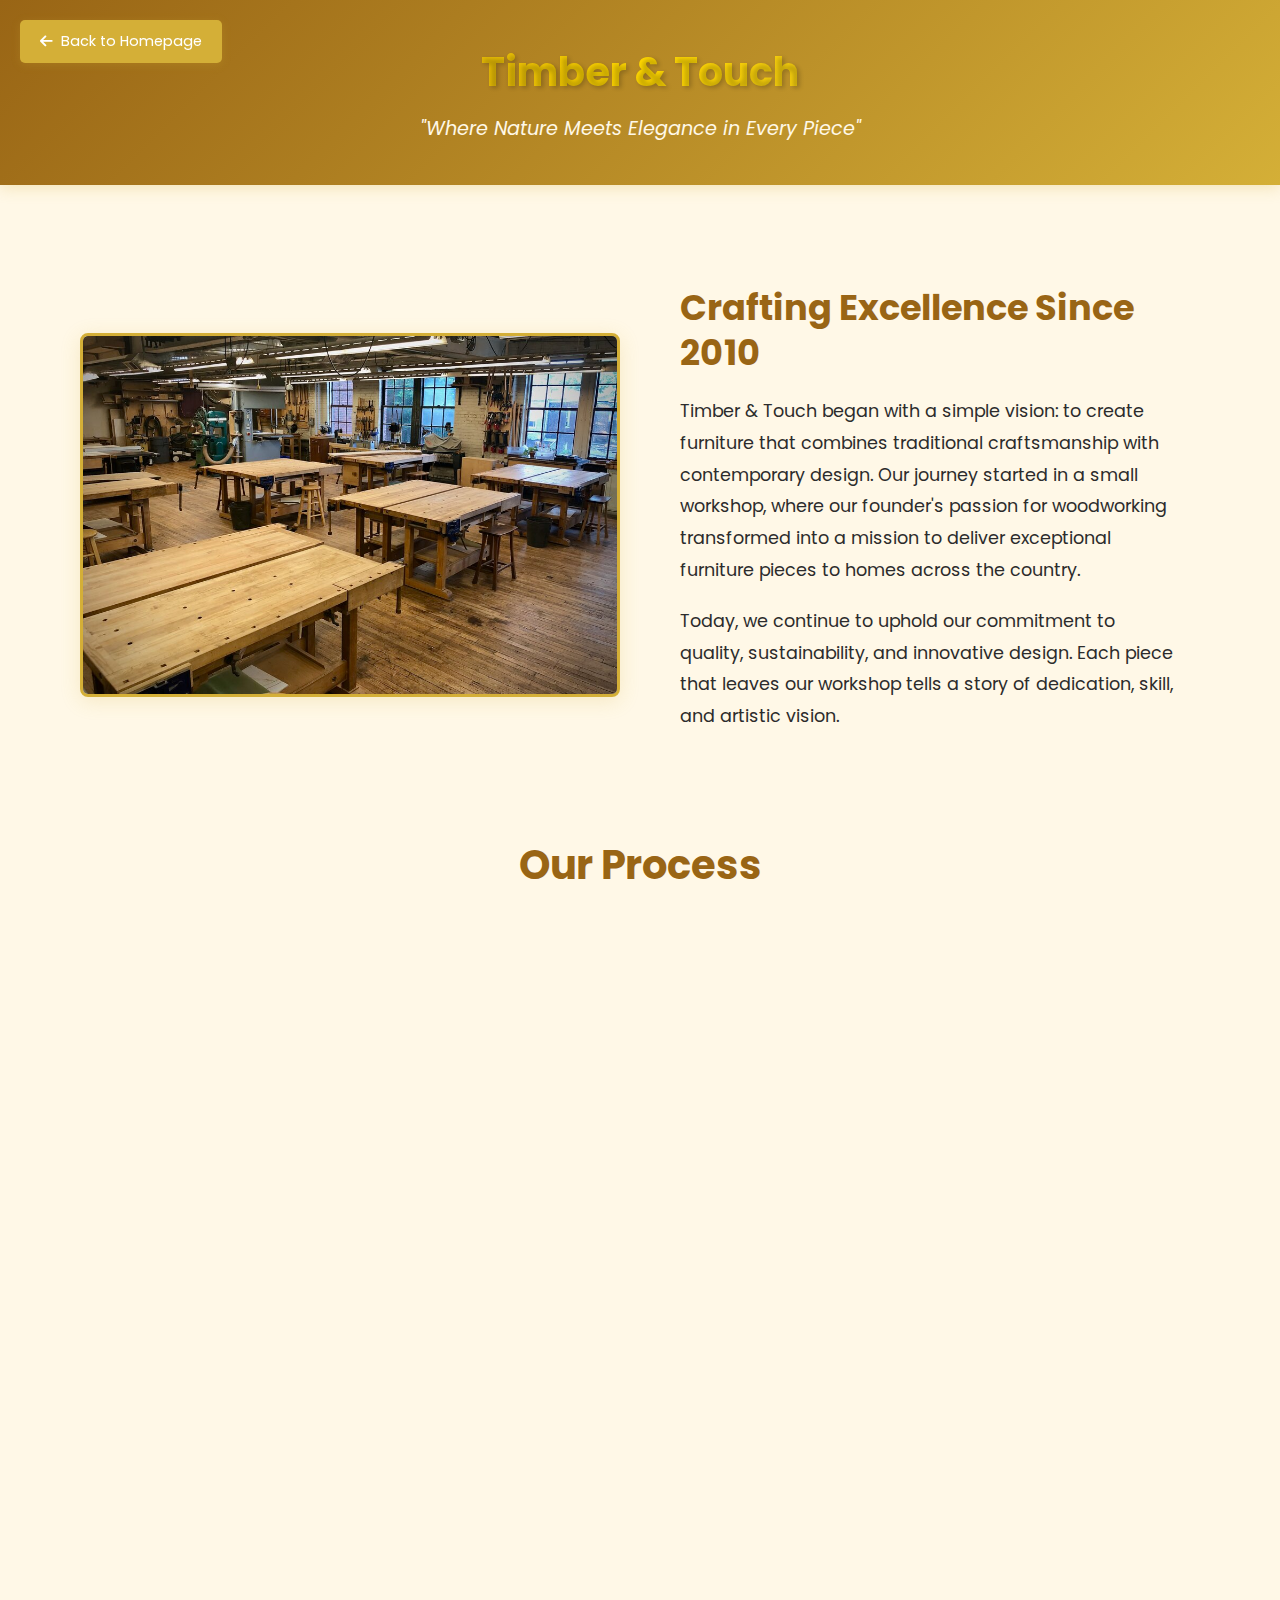
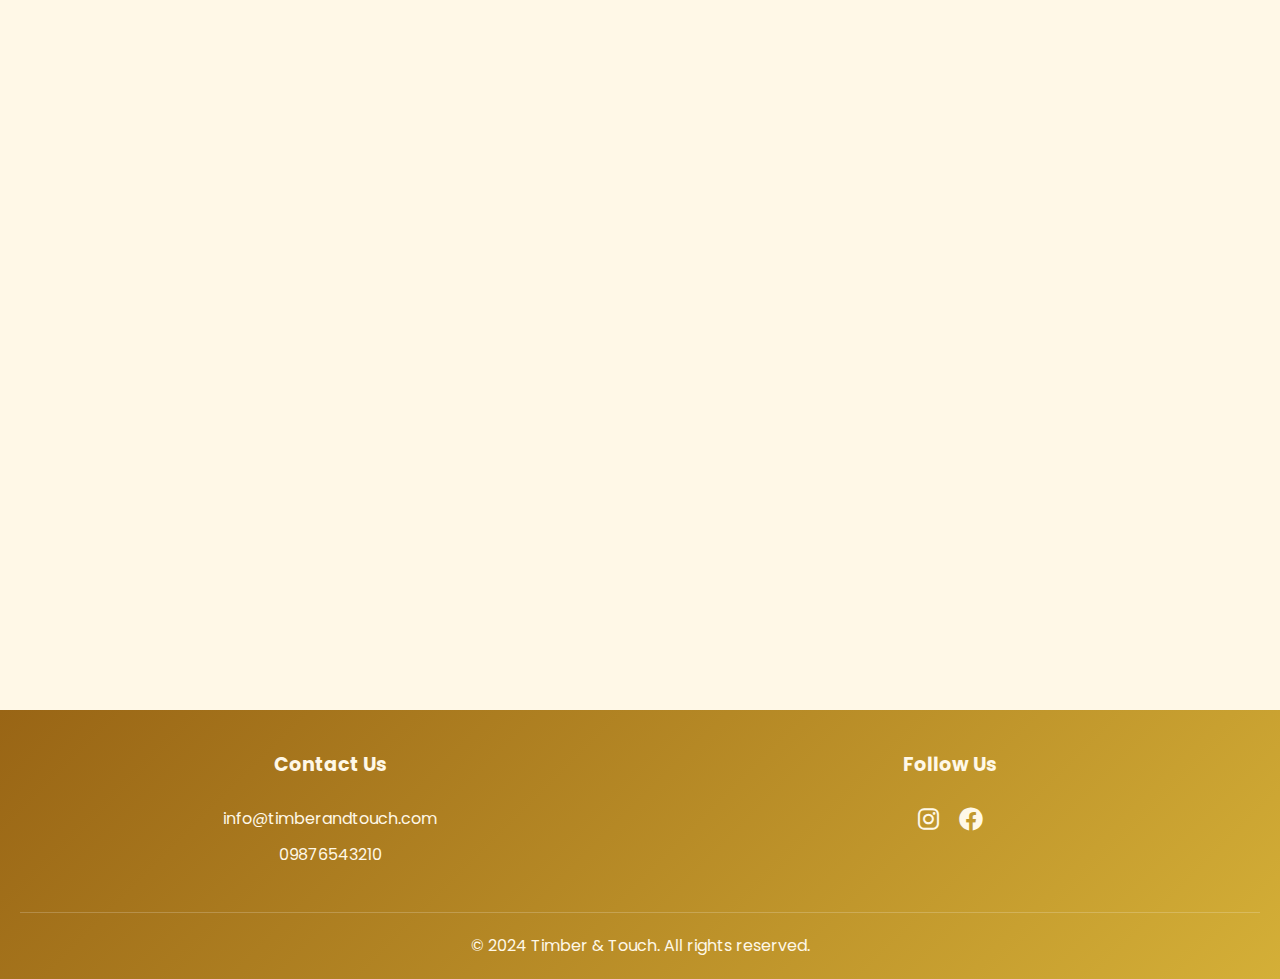
<file: about.html>
<!DOCTYPE html>
<html lang="en">
<head>
  <meta charset="UTF-8">
  <meta name="viewport" content="width=device-width, initial-scale=1.0">
  <title>About Us - Timber & Touch</title>
  <link rel="stylesheet" type="text/css" href="css/styles.css">
  <link href="https://fonts.googleapis.com/css2?family=Poppins:wght@300;400;500;600&display=swap" rel="stylesheet">
  <link rel="stylesheet" href="https://cdnjs.cloudflare.com/ajax/libs/font-awesome/6.0.0/css/all.min.css">
  <style>
    /* Main container styles */
    .container {
      max-width: 1200px;
      margin: 0 auto;
      padding: 20px;
    }

    /* About section styles */
    .about-section {
      margin: 40px 0;
    }

    .about-content {
      display: grid;
      grid-template-columns: 1fr 1fr;
      gap: 40px;
      align-items: center;
      padding: 20px;
    }

    .about-image-container {
      position: relative;
    }

    .about-image {
      width: 100%;
      height: auto;
      border-radius: 8px;
      box-shadow: 0 4px 20px rgba(212, 175, 55, 0.2);
      border: 3px solid var(--gold-primary);
    }

    .about-text {
      padding: 20px;
    }

    .about-text h2 {
      color: var(--gold-dark);
      font-size: 2.2em;
      margin-bottom: 20px;
      line-height: 1.3;
    }

    .about-text p {
      font-size: 1.1em;
      line-height: 1.8;
      margin-bottom: 20px;
      color: var(--dark);
    }

    /* Timeline styles */
    .timeline {
      margin: 60px 0;
      position: relative;
      max-width: 800px;
      margin-left: auto;
      margin-right: auto;
    }

    .timeline-item {
      background: white;
      border-radius: 8px;
      padding: 25px;
      margin: 25px 0;
      box-shadow: 0 2px 15px rgba(212, 175, 55, 0.15);
      border: 1px solid var(--gold-primary);
    }

    .timeline-item h3 {
      color: var(--gold-dark);
      margin-bottom: 15px;
      font-size: 1.4em;
    }

    /* Team section styles */
    .team-section {
      margin: 60px 0;
      text-align: center;
    }

    .team-grid {
      display: grid;
      grid-template-columns: repeat(auto-fit, minmax(280px, 1fr));
      gap: 30px;
      margin-top: 40px;
    }

    .team-member {
      background: white;
      border-radius: 8px;
      padding: 25px;
      box-shadow: 0 2px 15px rgba(212, 175, 55, 0.15);
      border: 1px solid var(--gold-primary);
    }

    .team-member img {
      width: 200px;
      height: 200px;
      border-radius: 50%;
      object-fit: cover;
      border: 3px solid var(--gold-primary);
      margin-bottom: 20px;
    }

    .team-member h3 {
      color: var(--gold-dark);
      margin: 10px 0;
      font-size: 1.3em;
    }

    .section-title {
      text-align: center;
      color: var(--gold-dark);
      font-size: 2.5em;
      margin: 40px 0;
    }

    /* Back button styles */
    .back-button {
      position: fixed;
      top: 20px;
      left: 20px;
      background: var(--gold-primary);
      color: white;
      padding: 10px 20px;
      border-radius: 5px;
      text-decoration: none;
      display: flex;
      align-items: center;
      gap: 8px;
      z-index: 1000;
      font-size: 0.9em;
      box-shadow: 0 2px 10px rgba(212, 175, 55, 0.2);
    }

    .back-button:hover {
      background: var(--gold-dark);
      transform: translateY(-2px);
      transition: all 0.3s ease;
    }

    /* Responsive Design */
    @media (max-width: 768px) {
      .about-content {
        grid-template-columns: 1fr;
        gap: 20px;
      }

      .about-text {
        padding: 10px;
      }

      .about-text h2 {
        font-size: 1.8em;
        text-align: center;
      }

      .about-text p {
        font-size: 1em;
        line-height: 1.6;
        text-align: left;
      }

      .section-title {
        font-size: 2em;
        padding: 0 15px;
      }

      .team-grid {
        grid-template-columns: 1fr;
        padding: 0 15px;
      }

      .timeline-item {
        margin: 15px;
      }

      .container {
        padding: 10px;
      }
    }
  </style>
</head>
<body>
<a href="index.html" class="back-button">
  <i class="fas fa-arrow-left"></i>
  Back to Homepage
</a>

<header>
  <nav class="navbar">
    <div class="logo">
      <h1>Timber & Touch</h1>
    </div>
    <p class="tagline">"Where Nature Meets Elegance in Every Piece"</p>
  </nav>
</header>

<main class="container">
  <section class="about-section">
    <div class="about-content">
      <div class="about-image-container">
        <img src="assets/workshop.jpg" alt="Our workshop" class="about-image">
      </div>
      <div class="about-text">
        <h2>Crafting Excellence Since 2010</h2>
        <p>Timber & Touch began with a simple vision: to create furniture that combines traditional craftsmanship with contemporary design. Our journey started in a small workshop, where our founder's passion for woodworking transformed into a mission to deliver exceptional furniture pieces to homes across the country.</p>
        <p>Today, we continue to uphold our commitment to quality, sustainability, and innovative design. Each piece that leaves our workshop tells a story of dedication, skill, and artistic vision.</p>
      </div>
    </div>
  </section>

  <h2 class="section-title">Our Process</h2>
  <section class="timeline">
    <div class="timeline-item">
      <h3>Thoughtful Design</h3>
      <p>Every piece begins with careful consideration of form, function, and sustainability. Our designers work closely with craftsmen to ensure each design is both beautiful and practical.</p>
    </div>
    <div class="timeline-item">
      <h3>Material Selection</h3>
      <p>We source only the finest sustainable hardwoods and materials, ensuring each piece is built to last generations while protecting our environment.</p>
    </div>
    <div class="timeline-item">
      <h3>Master Craftsmanship</h3>
      <p>Our skilled artisans combine traditional techniques with modern precision to create furniture that exemplifies excellence in every detail.</p>
    </div>
    <div class="timeline-item">
      <h3>Quality Assurance</h3>
      <p>Each piece undergoes rigorous quality checks to ensure it meets our exacting standards before reaching your home.</p>
    </div>
  </section>

  <section class="team-section">
    <h2 class="section-title">Meet Our Team</h2>
    <div class="team-grid">
      <div class="team-member">
        <img src="assets/craftsman1.jpg" alt="Master Craftsman">
        <h3>James Wilson</h3>
        <p>Master Craftsman</p>
      </div>
      <div class="team-member">
        <img src="assets/designer1.jpg" alt="Lead Designer">
        <h3>Sarah Chen</h3>
        <p>Lead Designer</p>
      </div>
      <div class="team-member">
        <img src="assets/craftsman2.jpg" alt="Senior Woodworker">
        <h3>Michael Brown</h3>
        <p>Senior Woodworker</p>
      </div>
    </div>
  </section>
</main>

<footer>
  <div class="footer-content">
    <div class="contact-info">
      <h3>Contact Us</h3>
      <p>
        <a href="mailto:info@timberandtouch.com">info@timberandtouch.com</a>
        <br>
        <a href="tel:09876543210">09876543210</a>
      </p>
    </div>
    <div class="social-links">
      <h3>Follow Us</h3>
      <div class="social-icons">
        <a href="https://instagram.com" target="_blank" aria-label="Follow us on Instagram">
          <i class="fab fa-instagram"></i>
        </a>
        <a href="https://facebook.com" target="_blank" aria-label="Follow us on Facebook">
          <i class="fab fa-facebook"></i>
        </a>
      </div>
    </div>
  </div>
  <div class="copyright">
    <p>&copy; 2024 Timber & Touch. All rights reserved.</p>
  </div>
</footer>

<script src="js/scripts.js"></script>
</body>
</html>
</file>
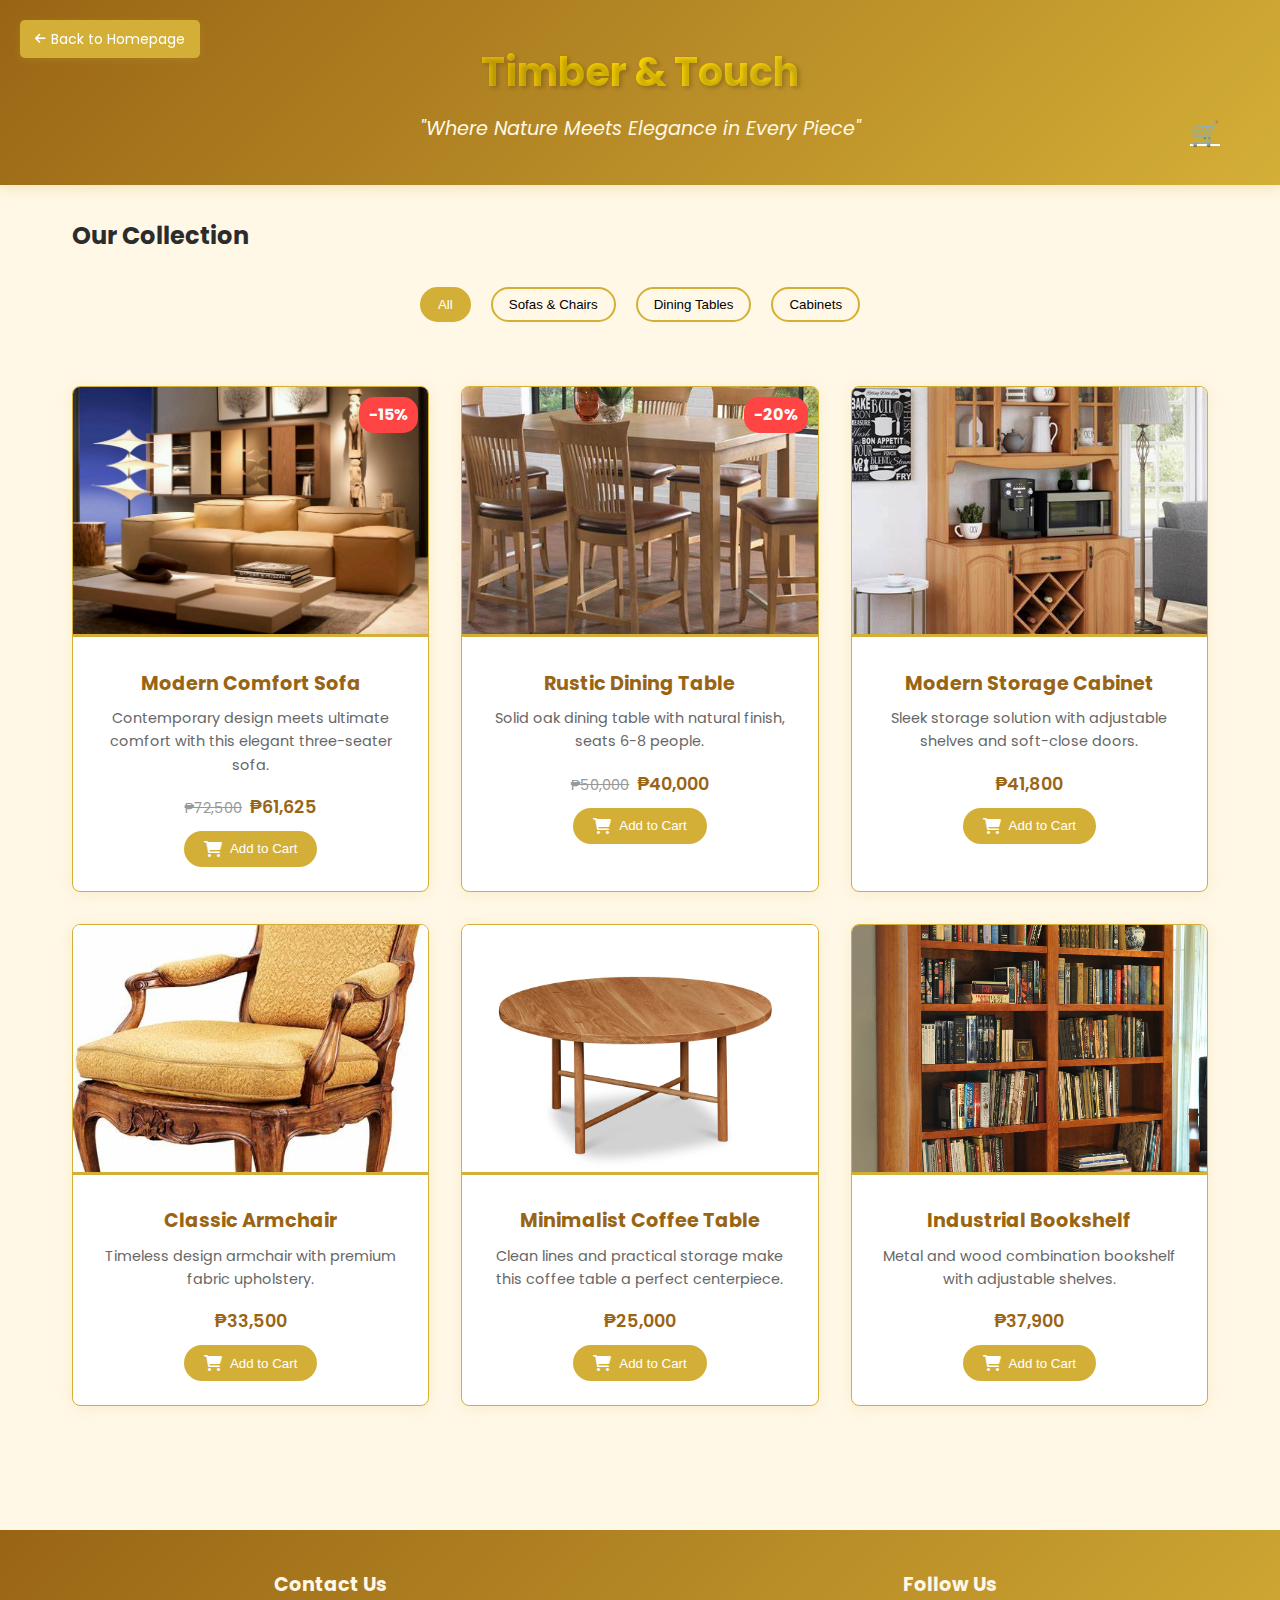
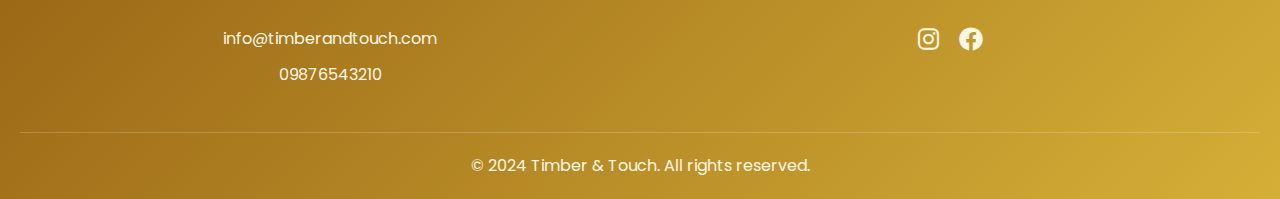
<file: collection.html>
<!DOCTYPE html> 
<html lang="en"> 
    <head> 
        <meta charset="UTF-8"> 
        <meta name="viewport" content="width=device-width, initial-scale=1.0"> 
        <title>Collection - Timber & Touch</title>         
        <link rel="stylesheet" type="text/css" href="css/styles.css"> 
        <link href="https://fonts.googleapis.com/css2?family=Poppins:wght@300;400;500;600&display=swap" rel="stylesheet"> 
        <link rel="stylesheet" href="https://cdnjs.cloudflare.com/ajax/libs/font-awesome/6.0.0/css/all.min.css"> 
        <style>
             .cart-icon {
            font-size: 24px;
            cursor: pointer;
            float: right;
            margin-top: -30px;
            margin-right: 20px;
            color: white;
        }
        .filter-button {
            margin: 5px;
        }
        .product-collection {
            padding: 2rem;
            max-width: 1200px;
            margin: 0 auto;
        }

        .products-grid {
            display: grid;
            grid-template-columns: repeat(auto-fit, minmax(280px, 1fr));
            gap: 2rem;
            padding: 2rem 0;
        }

        .product-card {
            background: #fff;
            border-radius: 8px;
            border: 1px solid var(--gold-primary);
            box-shadow: 0 2px 15px rgba(212, 175, 55, 0.15);
            overflow: hidden;
            transition: transform 0.3s ease;
            position: relative;
        }

        .product-card:hover {
            transform: translateY(-5px);
            box-shadow: 0 4px 20px rgba(212, 175, 55, 0.2);
        }

        .product-image {
            width: 100%;
            height: 250px;
            object-fit: cover;
            border-bottom: 3px solid var(--gold-primary);
        }

        .product-info {
            padding: 1.5rem;
            text-align: center;
        }

        .product-title {
            font-size: 1.2rem;
            margin-bottom: 0.5rem;
            color: var(--gold-dark);
        }

        .product-description {
            color: #666;
            font-size: 0.9rem;
            margin-bottom: 1rem;
        }

        .product-price {
            font-weight: 600;
            color: var(--gold-dark);
            font-size: 1.1rem;
        }

        .category-filter {
            margin: 2rem 0;
            text-align: center;
        }

        .filter-button {
            background: none;
            border: 2px solid var(--gold-primary);
            padding: 0.5rem 1rem;
            margin: 0 0.5rem;
            border-radius: 25px;
            cursor: pointer;
            transition: all 0.3s ease;
        }

        .filter-button:hover,
        .filter-button.active {
            background: var(--gold-primary);
            color: white;
        }

        .back-button {
            position: fixed;
            top: 20px;
            left: 20px;
            background: var(--gold-primary);
            color: white;
            padding: 8px 15px;
            border-radius: 5px;
            text-decoration: none;
            display: flex;
            align-items: center;
            gap: 5px;
            z-index: 1000;
            transition: all 0.3s ease;
            border: none;
            box-shadow: 0 2px 10px rgba(212, 175, 55, 0.2);
            font-size: 14px;
        }

        .back-button i {
            font-size: 12px;
        }

        .back-button:hover {
            background: var(--gold-dark);
            transform: translateY(-2px);
            box-shadow: 0 4px 15px rgba(212, 175, 55, 0.4);
        }

        .scroll-top {
            position: fixed;
            bottom: 20px;
            right: 20px;
            background: var(--gold-primary);
            color: white;
            width: 40px;  /* Make it circular */
            height: 40px;  /* Make it circular */
            border-radius: 50%;  /* Make it circular */
            text-decoration: none;
            display: flex;
            align-items: center;
            justify-content: center;  /* Center the icon */
            z-index: 1000;
            transition: all 0.3s ease;
            border: none;
            box-shadow: 0 2px 10px rgba(212, 175, 55, 0.2);
            opacity: 0;
            visibility: hidden;
        }

        .scroll-top i {
            font-size: 16px;
        }

        .scroll-top.visible {
            opacity: 1;
            visibility: visible;
        }

        .scroll-top:hover {
            background: var(--gold-dark);
            transform: translateY(-2px);
            box-shadow: 0 4px 15px rgba(212, 175, 55, 0.4);
        }

        .discount-badge {
            position: absolute;
            top: 10px;
            right: 10px;
            background-color: #ff4444;
            color: white;
            padding: 5px 10px;
            border-radius: 15px;
            font-weight: bold;
        }

        .original-price {
            text-decoration: line-through;
            color: #999;
            font-size: 0.9rem;
            margin-right: 8px;
        }

        /* Add to cart button styling */
        .add-to-cart-btn {
            background-color: var(--gold-primary);
            color: white;
            border: none;
            padding: 10px 20px;
            border-radius: 25px;
            cursor: pointer;
            font-weight: 500;
            transition: all 0.3s ease;
            display: inline-flex;
            align-items: center;
            gap: 8px;
            margin-top: 10px;
        }

        .add-to-cart-btn:hover {
            background-color: var(--gold-dark);
            transform: translateY(-2px);
            box-shadow: 0 4px 15px rgba(212, 175, 55, 0.4);
        }

        .add-to-cart-btn i {
            font-size: 16px;
        }
    </style>         
    </head>     
    <script>
        // Function to add item to local storage
        function addToCart(product, price, image) {
            let cart = JSON.parse(localStorage.getItem('cart')) || [];
            cart.push({
                product,
                price,
                image,
                isDiscounted: true
            });
            localStorage.setItem('cart', JSON.stringify(cart));
            alert('Discounted item added to cart!');
        }
    </script>
    <body> <a href="index.html" class="back-button">  <i class="fas fa-arrow-left"></i> 
    Back to Homepage
</a> <a href="#" class="scroll-top">  <i class="fas fa-arrow-up"></i> </a> 
        <header> 
             
        <nav class="navbar"> 
            <div class="logo"> 
                <h1>Timber & Touch</h1> 
            </div>                 
            <p class="tagline">"Where Nature Meets Elegance in Every Piece"</p> 
            <!-- Shopping cart icon as hyperlink -->
            <a href="shopping-list.html" class="cart-icon">🛒</a>
        </nav>             
    </header>         
    <main> 
                     
        <main> 
            <section class="product-collection"> 
                <h2 class="centered-title">Our Collection</h2> 
                <div class="category-filter"> 
                    <button class="filter-button active" onclick="filterProducts('all')">All</button>                     
                    <button class="filter-button" onclick="filterProducts('sofa')">Sofas & Chairs</button>                     
                    <button class="filter-button" onclick="filterProducts('table')">Dining Tables</button>                     
                    <button class="filter-button" onclick="filterProducts('cabinet')">Cabinets</button>                     
                </div>                 
                <div class="products-grid"> 
                    <!-- Sofa Product -->                     
                    <div class="product-card sofa"> 
                        <div class="discount-badge">-15%</div>
                        <img src="assets/modern-sofa.jpg" alt="Modern Comfort Sofa" class="product-image"> 
                        <div class="product-info"> 
                            <h3 class="product-title">Modern Comfort Sofa</h3> 
                            <p class="product-description">Contemporary design meets ultimate comfort with this elegant three-seater sofa.</p> 
                            <p><span class="original-price">₱72,500</span><span class="product-price">₱61,625</span></p>
                            <button class="add-to-cart-btn" onclick="addToCart('Modern Comfort Sofa', 61625, 'assets/modern-sofa.jpg')">
                                <i class="fas fa-shopping-cart"></i>
                                Add to Cart
                            </button>
                        </div>                         
                    </div>                     
                    <!-- Dining Table Product -->                     
                    <div class="product-card table"> 
                        <div class="discount-badge">-20%</div>
                        <img src="assets/dining-table.jpg" alt="Rustic Dining Table" class="product-image"> 
                        <div class="product-info"> 
                            <h3 class="product-title">Rustic Dining Table</h3> 
                            <p class="product-description">Solid oak dining table with natural finish, seats 6-8 people.</p> 
                            <p><span class="original-price">₱50,000</span><span class="product-price">₱40,000</span></p>
                            <button class="add-to-cart-btn" onclick="addToCart('Rustic Dining Table', 40000, 'assets/dining-table.jpg')">
                                <i class="fas fa-shopping-cart"></i>
                                Add to Cart
                            </button>
                        </div>                         
                    </div>                     
                    <!-- Cabinet Product -->                     
                    <div class="product-card cabinet"> 
                        <img src="assets/storage-cabinet.jpg" alt="Modern Storage Cabinet" class="product-image"> 
                        <div class="product-info"> 
                            <h3 class="product-title">Modern Storage Cabinet</h3> 
                            <p class="product-description">Sleek storage solution with adjustable shelves and soft-close doors.</p> 
                            <p class="product-price">₱41,800</p> 
                            <button class="add-to-cart-btn" onclick="addToCart('Modern Storage Cabinet', 41800, 'assets/storage-cabinet.jpg')">
                                <i class="fas fa-shopping-cart"></i>
                                Add to Cart
                            </button>
                        </div>                         
                    </div>                     
                    <!-- Armchair Product -->                     
                    <div class="product-card sofa"> 
                        <img src="assets/armchair.jpg" alt="Classic Armchair" class="product-image"> 
                        <div class="product-info"> 
                            <h3 class="product-title">Classic Armchair</h3> 
                            <p class="product-description">Timeless design armchair with premium fabric upholstery.</p> 
                            <p class="product-price">₱33,500</p> 
                            <button class="add-to-cart-btn" onclick="addToCart('Classic Armchair', 33500, 'assets/armchair.jpg')">
                                <i class="fas fa-shopping-cart"></i>
                                Add to Cart
                            </button>
                        </div>                         
                    </div>                     
                    <!-- Coffee Table Product -->                     
                    <div class="product-card table"> 
                        <img src="assets/coffee-table.jpg" alt="Minimalist Coffee Table" class="product-image"> 
                        <div class="product-info"> 
                            <h3 class="product-title">Minimalist Coffee Table</h3> 
                            <p class="product-description">Clean lines and practical storage make this coffee table a perfect centerpiece.</p> 
                            <p class="product-price">₱25,000</p> 
                            <button class="add-to-cart-btn" onclick="addToCart('Minimalist Coffee', 25000, 'assets/coffee-table.jpg')">
                                <i class="fas fa-shopping-cart"></i>
                                Add to Cart
                            </button>
                        </div>                         
                    </div>                     
                    <!-- Bookshelf Product -->                     
                    <div class="product-card cabinet"> 
                        <img src="assets/bookshelf.jpg" alt="Industrial Bookshelf" class="product-image"> 
                        <div class="product-info"> 
                            <h3 class="product-title">Industrial Bookshelf</h3> 
                            <p class="product-description">Metal and wood combination bookshelf with adjustable shelves.</p> 
                            <p class="product-price">₱37,900</p> 
                            <button class="add-to-cart-btn" onclick="addToCart('Industrial Bookshelf', 37900, 'assets/bookshelf.jpg')">
                                <i class="fas fa-shopping-cart"></i>
                                Add to Cart
                            </button>
                        </div>                         
                    </div>                     
                </div>                 
            </section>             
        </main>         
        <footer> 
            <div class="footer-content"> 
                <div class="contact-info"> 
                    <h3>Contact Us</h3> 
                    <p>  <a href="mailto:info@timberandtouch.com">info@timberandtouch.com</a>  <br>  <a href="tel:09876543210">09876543210</a>  </p> 
                </div>                 
                <div class="social-links"> 
                    <h3>Follow Us</h3> 
                    <div class="social-icons"> <a href="https://instagram.com" target="_blank" aria-label="Follow us on Instagram">  <i class="fab fa-instagram"></i>  </a> <a href="https://facebook.com" target="_blank" aria-label="Follow us on Facebook">  <i class="fab fa-facebook"></i>  </a> 
                    </div>                     
                </div>                 
            </div>             
            <div class="copyright"> 
                <p>&copy; 2024 Timber & Touch. All rights reserved.</p> 
            </div>             
        </footer>         
        <script>
    // Filter products
    function addToCart(product, price, image) 
    { let cart = JSON.parse(localStorage.getItem('cart')) || []; cart.push({ product, price, image, isDiscounted: true });
     localStorage.setItem('cart', JSON.stringify(cart)); alert('Discounted item added to cart!'); } 
     // Filter products
     
     function filterProducts(category) { var products = document.getElementsByClassName('product-card'); for (var i = 0; i < products.length; i++) 
     { if (category === 'all' || products[i].classList.contains(category))
      { products[i].style.display = 'block'; } else { products[i].style.display = 'none'; } } }

    // Scroll to top functionality
    const scrollButton = document.querySelector('.scroll-top');

    window.addEventListener('scroll', () => {
        if (window.pageYOffset > 300) {
            scrollButton.classList.add('visible');
        } else {
            scrollButton.classList.remove('visible');
        }
    });


    scrollButton.addEventListener('click', (e) => {
        e.preventDefault();
        window.scrollTo({
            top: 0,
            behavior: 'smooth'
        });
    });


</script>         
    </body>     
</html>
</file>
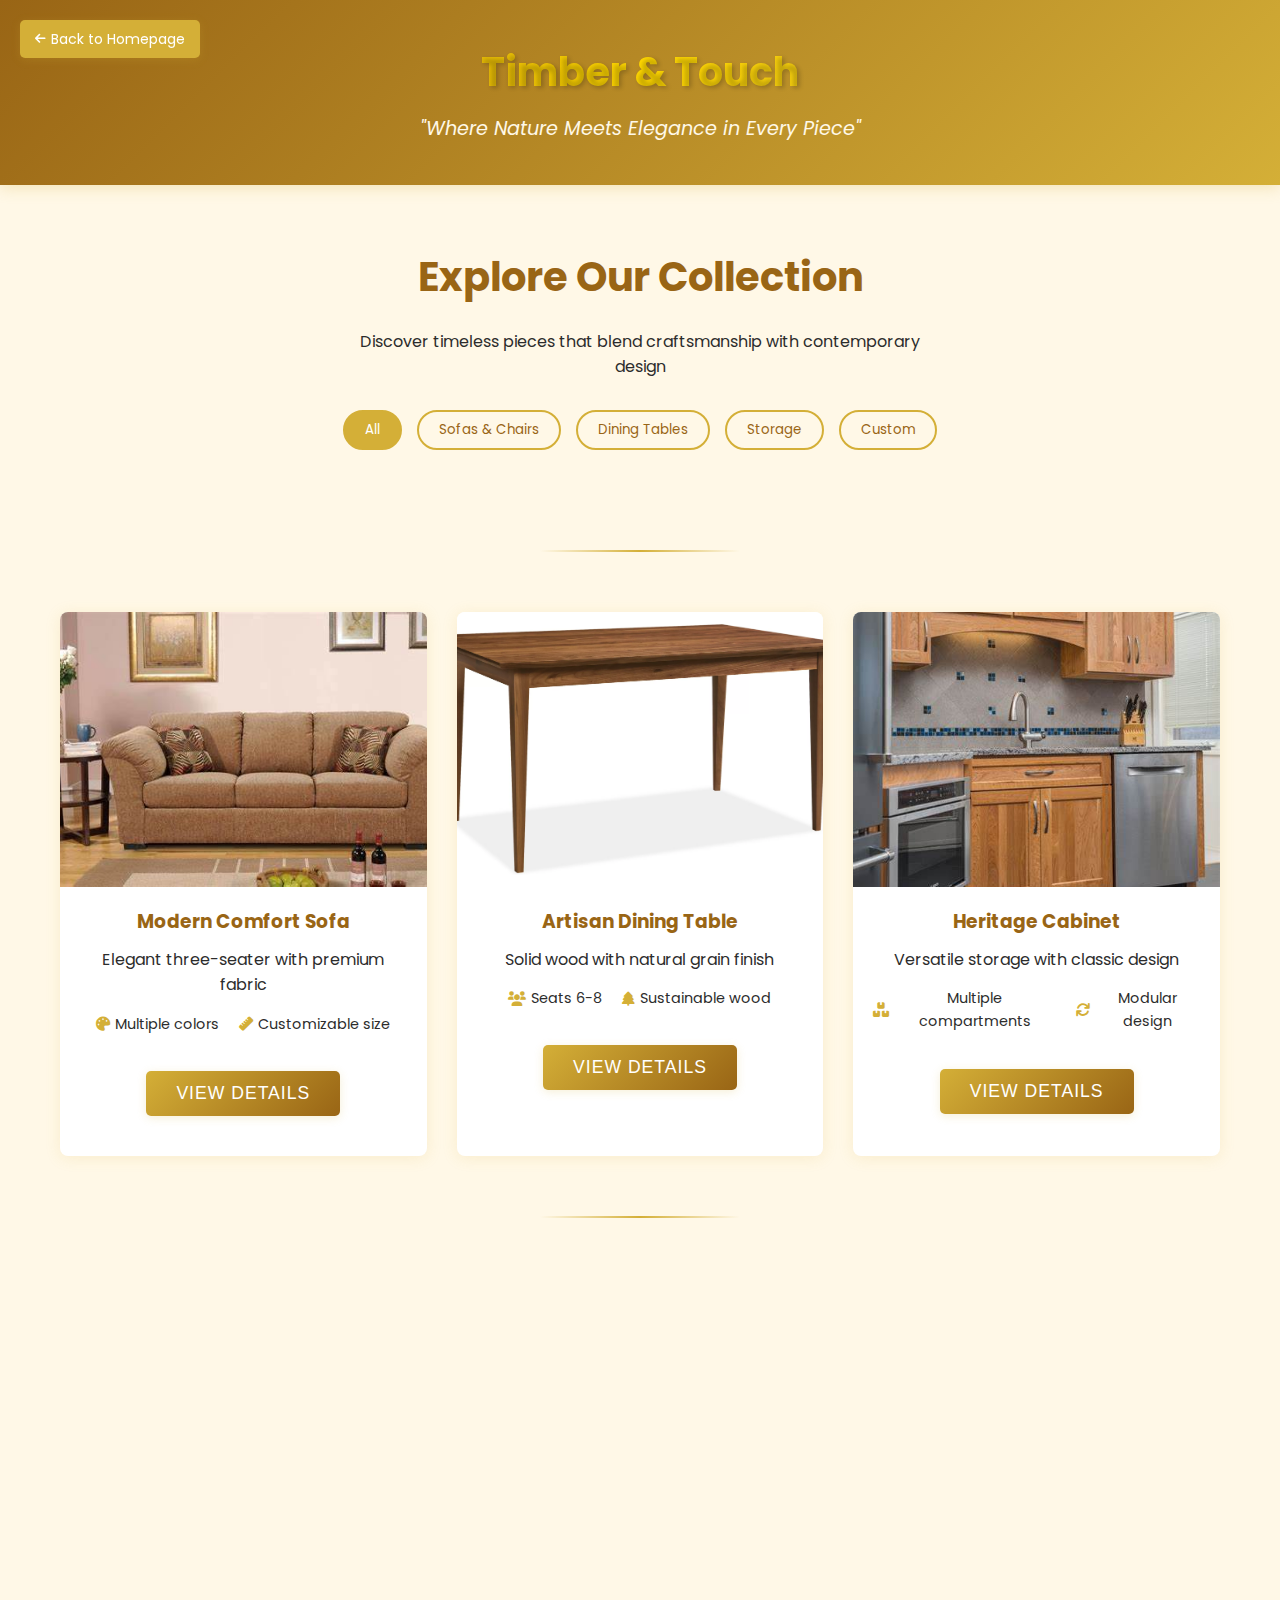
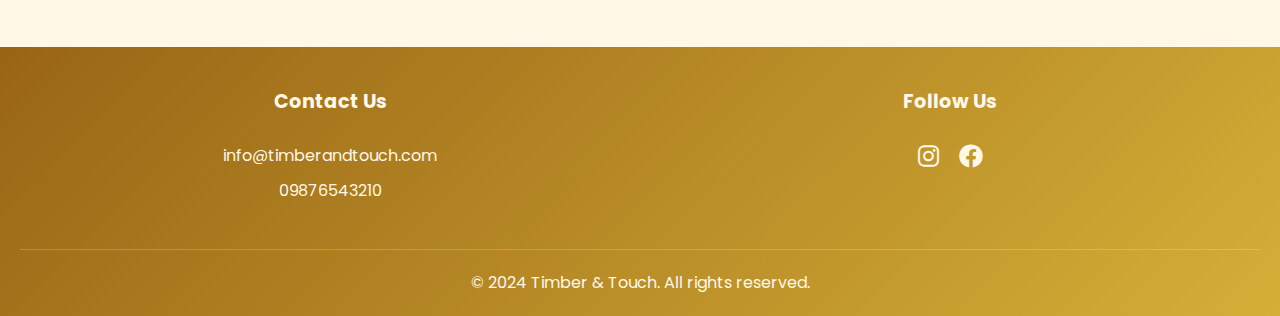
<file: explore.html>
<!DOCTYPE html>
<html lang="en">
<head>
    <meta charset="UTF-8">
    <meta name="viewport" content="width=device-width, initial-scale=1.0">
    <title>Explore Our Collection - Timber & Touch</title>
    <link rel="stylesheet" type="text/css" href="css/styles.css">
    <link href="https://fonts.googleapis.com/css2?family=Poppins:wght@300;400;500;600&display=swap" rel="stylesheet">
    <link rel="stylesheet" href="https://cdnjs.cloudflare.com/ajax/libs/font-awesome/6.0.0/css/all.min.css">
    <style>
        .back-button {
            position: fixed;
            top: 20px;
            left: 20px;
            background: var(--gold-primary);
            color: white;
            padding: 8px 15px;
            border-radius: 5px;
            text-decoration: none;
            display: flex;
            align-items: center;
            gap: 5px;
            z-index: 1000;
            transition: all 0.3s ease;
            border: none;
            box-shadow: 0 2px 10px rgba(212, 175, 55, 0.2);
            font-size: 14px;
        }

        .back-button i {
            font-size: 12px;
        }

        .back-button:hover {
            background: var(--gold-dark);
            transform: translateY(-2px);
            box-shadow: 0 4px 15px rgba(212, 175, 55, 0.4);
        }

        .collection-header {
            text-align: center;
            padding: 60px 20px 30px;
            max-width: 1200px;
            margin: 0 auto;
        }

        .collection-header h2 {
            color: var(--gold-dark);
            font-size: 2.5em;
            margin-bottom: 20px;
        }

        .filter-controls {
            display: flex;
            justify-content: center;
            flex-wrap: wrap;
            gap: 15px;
            margin: 30px 0;
        }

        .filter-btn {
            background: transparent;
            border: 2px solid var(--gold-primary);
            color: var(--gold-dark);
            padding: 8px 20px;
            border-radius: 25px;
            cursor: pointer;
            transition: all 0.3s ease;
            font-family: 'Poppins', sans-serif;
        }

        .filter-btn:hover,
        .filter-btn.active {
            background: var(--gold-primary);
            color: white;
        }

        .collection-grid {
            display: grid;
            grid-template-columns: repeat(auto-fit, minmax(300px, 1fr));
            gap: 30px;
            padding: 20px;
            max-width: 1200px;
            margin: 0 auto;
        }

        .product-item {
            background: white;
            border-radius: 8px;
            overflow: hidden;
            box-shadow: 0 2px 15px rgba(212, 175, 55, 0.15);
            transition: transform 0.3s ease;
        }

        .product-item:hover {
            transform: translateY(-5px);
        }

        .product-image {
            position: relative;
            padding-top: 75%;
            overflow: hidden;
        }

        .product-image img {
            position: absolute;
            top: 0;
            left: 0;
            width: 100%;
            height: 100%;
            object-fit: cover;
            transition: transform 0.3s ease;
        }

        .product-details {
            padding: 20px;
            text-align: center;
        }

        .product-details h3 {
            color: var(--gold-dark);
            margin-bottom: 10px;
        }

        .product-features {
            display: flex;
            justify-content: center;
            gap: 20px;
            margin: 15px 0;
            font-size: 0.9em;
            color: var(--dark);
        }

        .product-features span {
            display: flex;
            align-items: center;
            gap: 5px;
        }

        .product-features i {
            color: var(--gold-primary);
        }

        @media (max-width: 768px) {
            .collection-grid {
                grid-template-columns: 1fr;
                padding: 15px;
            }

            .filter-controls {
                flex-direction: column;
                align-items: center;
            }

            .filter-btn {
                width: 80%;
                max-width: 300px;
            }
        }
    </style>
</head>
<body>
<a href="index.html" class="back-button">
    <i class="fas fa-arrow-left"></i>
    Back to Homepage
</a>

<header>
    <nav class="navbar">
        <div class="logo">
            <h1>Timber & Touch</h1>
        </div>
        <p class="tagline">"Where Nature Meets Elegance in Every Piece"</p>
    </nav>
</header>

<main>
    <section class="collection-header">
        <h2>Explore Our Collection</h2>
        <p>Discover timeless pieces that blend craftsmanship with contemporary design</p>

        <div class="filter-controls">
            <button class="filter-btn active" data-category="all">All</button>
            <button class="filter-btn" data-category="sofas">Sofas & Chairs</button>
            <button class="filter-btn" data-category="dining">Dining Tables</button>
            <button class="filter-btn" data-category="storage">Storage</button>
            <button class="filter-btn" data-category="custom">Custom</button>
        </div>
    </section>

    <div class="section-divider"></div>

    <section class="collection-grid">
        <!-- Sofas & Chairs -->
        <div class="product-item" data-category="sofas">
            <div class="product-image">
                <img src="assets/sofa-1.jpg" alt="Luxury Sofa">
            </div>
            <div class="product-details">
                <h3>Modern Comfort Sofa</h3>
                <p>Elegant three-seater with premium fabric</p>
                <div class="product-features">
                    <span><i class="fas fa-palette"></i> Multiple colors</span>
                    <span><i class="fas fa-ruler"></i> Customizable size</span>
                </div>
                <button class="cta-button">View Details</button>
            </div>
        </div>

        <!-- Dining Tables -->
        <div class="product-item" data-category="dining">
            <div class="product-image">
                <img src="assets/table-1.jpg" alt="Dining Table">
            </div>
            <div class="product-details">
                <h3>Artisan Dining Table</h3>
                <p>Solid wood with natural grain finish</p>
                <div class="product-features">
                    <span><i class="fas fa-users"></i> Seats 6-8</span>
                    <span><i class="fas fa-tree"></i> Sustainable wood</span>
                </div>
                <button class="cta-button">View Details</button>
            </div>
        </div>

        <!-- Storage Solutions -->
        <div class="product-item" data-category="storage">
            <div class="product-image">
                <img src="assets/cabinet-1.jpg" alt="Storage Cabinet">
            </div>
            <div class="product-details">
                <h3>Heritage Cabinet</h3>
                <p>Versatile storage with classic design</p>
                <div class="product-features">
                    <span><i class="fas fa-boxes"></i> Multiple compartments</span>
                    <span><i class="fas fa-sync"></i> Modular design</span>
                </div>
                <button class="cta-button">View Details</button>
            </div>
        </div>
    </section>

    <div class="section-divider"></div>

    <section class="custom-orders">
        <h2>Can't Find What You're Looking For?</h2>
        <p>We specialize in creating custom pieces tailored to your specific needs and preferences.</p>
        <div class="button-container">
            <button class="cta-button">Request Custom Order</button>
        </div>
    </section>
</main>

<footer>
    <div class="footer-content">
        <div class="contact-info">
            <h3>Contact Us</h3>
            <p>
                <a href="mailto:info@timberandtouch.com">info@timberandtouch.com</a>
                <br>
                <a href="tel:09876543210">09876543210</a>
            </p>
        </div>
        <div class="social-links">
            <h3>Follow Us</h3>
            <div class="social-icons">
                <a href="https://instagram.com" target="_blank" aria-label="Follow us on Instagram">
                    <i class="fab fa-instagram"></i>
                </a>
                <a href="https://facebook.com" target="_blank" aria-label="Follow us on Facebook">
                    <i class="fab fa-facebook"></i>
                </a>
            </div>
        </div>
    </div>
    <div class="copyright">
        <p>&copy; 2024 Timber & Touch. All rights reserved.</p>
    </div>
</footer>

<script src="js/scripts.js"></script>
</body>
</html>
</file>
<file: css/styles.css>
/* Reset default styles */
* {
    margin: 0;
    padding: 0;
    box-sizing: border-box;
}

/* Color Variables */
:root {
    --gold-primary: #D4AF37;
    --gold-dark: #996515;
    --gold-light: #FFD700;
    --cream: #FFF8E7;
    --dark: #2C2C2C;
}

/* Base Styles */
body {
    font-family: 'Poppins', Arial, sans-serif;
    line-height: 1.6;
    color: var(--dark);
    background-color: var(--cream);
}

/* Header and Navigation */
header {
    background: linear-gradient(135deg, var(--gold-dark), var(--gold-primary));
    color: var(--cream);
    padding: 40px 20px;
    text-align: center;
    box-shadow: 0 2px 15px rgba(212, 175, 55, 0.3);
}

.navbar {
    max-width: 1200px;
    margin: 0 auto;
}

.logo h1 {
    font-size: 2.5em;
    margin-bottom: 10px;
    text-shadow: 2px 2px 4px rgba(0,0,0,0.2);
    background: linear-gradient(90deg,
    var(--gold-dark) 0%,
    var(--gold-light) 25%,
    var(--gold-primary) 50%,
    var(--gold-light) 75%,
    var(--gold-dark) 100%);
    background-size: 200% auto;
    color: transparent;
    -webkit-background-clip: text;
    background-clip: text;
    animation: goldShimmer 10s linear infinite;
}

.tagline {
    font-style: italic;
    font-size: 1.2em;
    color: var(--cream);
}

/* Welcome Section */
.welcome {
    padding: 60px 20px;
    max-width: 1200px;
    margin: 0 auto;
    text-align: center;
}

.hero-image {
    margin-bottom: 40px;
}

.main-image {
    max-width: 100%;
    height: auto;
    border-radius: 8px;
    box-shadow: 0 4px 20px rgba(212, 175, 55, 0.2);
    border: 3px solid var(--gold-primary);
}

.welcome-text {
    max-width: 800px;
    margin: 0 auto;
}

.welcome-text h2 {
    color: var(--gold-dark);
    font-size: 2em;
    margin-bottom: 20px;
}

.welcome-text p {
    color: var(--dark);
    line-height: 1.8;
}

/* Products Section */
.products {
    padding: 60px 20px;
    text-align: center;
    background-color: white;
    max-width: 1200px;
    margin: 0 auto;
}

.products h2 {
    font-size: 2em;
    margin-bottom: 40px;
    color: var(--gold-dark);
}

.product-grid {
    display: grid;
    grid-template-columns: repeat(auto-fit, minmax(250px, 1fr));
    gap: 30px;
    margin: 40px auto;
    max-width: 1000px;
    padding: 0 20px;
}

.product-category {
    background: white;
    padding: 30px;
    border-radius: 8px;
    box-shadow: 0 2px 15px rgba(212, 175, 55, 0.15);
    border: 1px solid var(--gold-primary);
    transition: transform 0.3s ease, box-shadow 0.3s ease;
}

.product-category:hover {
    transform: translateY(-5px);
    box-shadow: 0 5px 20px rgba(212, 175, 55, 0.3);
}

.product-category h3 {
    color: var(--gold-dark);
    font-size: 1.2em;
    margin-bottom: 15px;
}

/* Why Choose Us Section */
.why-choose-us {
    padding: 60px 20px;
    text-align: center;
    max-width: 1200px;
    margin: 0 auto;
    background: linear-gradient(to bottom, white, var(--cream));
}

.why-choose-us h2 {
    font-size: 2em;
    margin-bottom: 40px;
    color: var(--gold-dark);
}

.features-grid {
    display: grid;
    grid-template-columns: repeat(auto-fit, minmax(200px, 1fr));
    gap: 30px;
    margin: 40px auto;
    max-width: 1000px;
    padding: 0 20px;
}

.feature {
    background: white;
    padding: 20px;
    border-radius: 8px;
    border: 1px solid var(--gold-primary);
    transition: transform 0.3s ease;
}

.feature:hover {
    transform: translateY(-5px);
}

.feature i {
    color: var(--gold-primary);
    font-size: 2em;
    margin-bottom: 15px;
}

.feature h3 {
    color: var(--gold-dark);
    font-size: 1.1em;
}

/* Featured Collection Section */
.featured-collection {
    padding: 60px 20px;
    text-align: center;
    max-width: 1200px;
    margin: 0 auto;
    background: linear-gradient(to right, var(--cream), white, var(--cream));
}

.featured-collection h2 {
    color: var(--gold-dark);
    font-size: 2em;
    margin-bottom: 20px;
}

.featured-collection p {
    max-width: 600px;
    margin: 0 auto 30px;
    color: var(--dark);
}

/* Testimonials Section */
.testimonials {
    padding: 60px 20px;
    text-align: center;
    max-width: 1200px;
    margin: 0 auto;
    background-color: white;
}

.testimonials h2 {
    font-size: 2em;
    margin-bottom: 40px;
    color: var(--gold-dark);
}

.testimonial-card {
    background: var(--cream);
    padding: 30px;
    border-radius: 8px;
    box-shadow: 0 2px 15px rgba(212, 175, 55, 0.15);
    border: 1px solid var(--gold-primary);
    max-width: 800px;
    margin: 0 auto;
    transition: opacity 0.5s ease;
}

blockquote {
    font-style: italic;
    font-size: 1.1em;
    color: var(--dark);
    margin-bottom: 20px;
    position: relative;
}

blockquote::before {
    content: '"';
    font-size: 4em;
    position: absolute;
    left: -20px;
    top: -20px;
    color: var(--gold-primary);
    opacity: 0.3;
}

cite {
    font-style: normal;
    color: var(--gold-dark);
    font-weight: 500;
}

/* Button Styles */
.button-container {
    display: flex;
    justify-content: center;
    margin: 20px 0;
}

.cta-button {
    background: linear-gradient(135deg, var(--gold-primary), var(--gold-dark));
    color: white;
    padding: 12px 30px;
    border: none;
    border-radius: 5px;
    font-size: 1.1em;
    cursor: pointer;
    transition: all 0.3s ease;
    text-transform: uppercase;
    letter-spacing: 1px;
    box-shadow: 0 2px 10px rgba(212, 175, 55, 0.2);
    display: inline-block;
    margin: 20px auto;
}

.cta-button:hover {
    background: linear-gradient(135deg, var(--gold-dark), var(--gold-primary));
    transform: translateY(-2px);
    box-shadow: 0 4px 15px rgba(212, 175, 55, 0.4);
}

/* Footer */
footer {
    background: linear-gradient(135deg, var(--gold-dark), var(--gold-primary));
    color: var(--cream);
    padding: 40px 20px 20px;
    margin-top: 60px;
}

.footer-content {
    max-width: 1200px;
    margin: 0 auto;
    display: grid;
    grid-template-columns: repeat(auto-fit, minmax(250px, 1fr));
    gap: 40px;
    text-align: center;
}

.contact-info h3,
.social-links h3 {
    margin-bottom: 20px;
    font-size: 1.2em;
}

.contact-info a {
    color: var(--cream);
    text-decoration: none;
    display: inline-block;
    margin: 5px 0;
    transition: color 0.3s ease;
}

.contact-info a:hover {
    color: white;
    text-shadow: 0 0 5px rgba(255,255,255,0.5);
}

.social-icons {
    display: flex;
    justify-content: center;
    gap: 20px;
}

.social-icons a {
    color: var(--cream);
    font-size: 1.5em;
    transition: all 0.3s ease;
}

.social-icons a:hover {
    color: white;
    transform: translateY(-3px);
}

.copyright {
    text-align: center;
    margin-top: 40px;
    padding-top: 20px;
    border-top: 1px solid rgba(255,255,255,0.2);
}

/* Section Dividers */
.section-divider {
    height: 2px;
    background: linear-gradient(to right, transparent, var(--gold-primary), transparent);
    max-width: 200px;
    margin: 40px auto;
}

/* Animations */
@keyframes goldShimmer {
    0% {
        background-position: -200% center;
    }

    100% {
        background-position: 200% center;
    }
}

/* Responsive Design */
@media (max-width: 768px) {
    .product-grid,
    .features-grid {
        grid-template-columns: 1fr;
        gap: 20px;
        padding: 0 10px;
    }

    .products,
    .why-choose-us,
    .featured-collection,
    .testimonials {
        padding: 40px 15px;
    }

    h2 {
        font-size: 1.8em;
    }

    .logo h1 {
        font-size: 2em;
    }

    .tagline {
        font-size: 1em;
    }

    .product-category,
    .feature {
        padding: 20px 15px;
    }

    .footer-content {
        grid-template-columns: 1fr;
        gap: 30px;
    }

    blockquote::before {
        font-size: 3em;
        left: -10px;
        top: -10px;
    }
}

/* Utility Classes */
.text-center {
    text-align: center;
}

.mb-20 {
    margin-bottom: 20px;
}

.mt-20 {
    margin-top: 20px;
}

/* Collection Page Specific Styles */
.collection-header {
    text-align: center;
    padding: 60px 20px 30px;
    max-width: 1200px;
    margin: 0 auto;
}

.collection-header h2 {
    color: var(--gold-dark);
    font-size: 2.5em;
    margin-bottom: 20px;
}

.collection-header p {
    color: var(--dark);
    max-width: 600px;
    margin: 0 auto 30px;
}

.filter-controls {
    display: flex;
    justify-content: center;
    flex-wrap: wrap;
    gap: 15px;
    margin: 30px 0;
}

.filter-btn {
    background: transparent;
    border: 2px solid var(--gold-primary);
    color: var(--gold-dark);
    padding: 8px 20px;
    border-radius: 25px;
    cursor: pointer;
    transition: all 0.3s ease;
    font-family: 'Poppins', sans-serif;
}

.filter-btn:hover,
.filter-btn.active {
    background: var(--gold-primary);
    color: white;
}

.collection-grid {
    display: grid;
    grid-template-columns: repeat(auto-fit, minmax(300px, 1fr));
    gap: 30px;
    padding: 20px;
    max-width: 1200px;
    margin: 0 auto;
}

.product-item {
    background: white;
    border-radius: 8px;
    overflow: hidden;
    box-shadow: 0 2px 15px rgba(212, 175, 55, 0.15);
    transition: transform 0.3s ease;
}

.product-item:hover {
    transform: translateY(-5px);
}

.product-image img {
    position: absolute;
    top: 0;
    left: 0;
    width: 100%;
    height: 100%;
    object-fit: cover;
    transition: transform 0.3s ease;
}

.product-item:hover .product-image img {
    transform: scale(1.05);
}

.product-details {
    padding: 20px;
    text-align: center;
}

.product-details h3 {
    color: var(--gold-dark);
    margin-bottom: 10px;
}

.product-features {
    display: flex;
    justify-content: center;
    gap: 20px;
    margin: 15px 0;
    font-size: 0.9em;
    color: var(--dark);
}

.product-features span {
    display: flex;
    align-items: center;
    gap: 5px;
}

.product-features i {
    color: var(--gold-primary);
}

.custom-orders {
    text-align: center;
    padding: 60px 20px;
    background: linear-gradient(to right, var(--cream), white, var(--cream));
    margin-top: 40px;
}

.custom-orders h2 {
    color: var(--gold-dark);
    margin-bottom: 20px;
}

/* Responsive Adjustments */
@media (max-width: 768px) {
    .collection-grid {
        grid-template-columns: 1fr;
        padding: 15px;
    }

    .filter-controls {
        flex-direction: column;
        align-items: center;
    }

    .filter-btn {
        width: 80%;
        max-width: 300px;
    }

    /* Add these rules to your existing <style> section in the about.html */
    .about-grid {
        display: grid;
        grid-template-columns: 1fr 1fr;

        /* Two columns by default */
        gap: 30px;
        padding: 20px;
    }

    @media (max-width: 768px) {
        .about-grid {
            grid-template-columns: 1fr;

            /* Switch to single column on mobile */
        }

        .about-section p {
            font-size: 16px;
            line-height: 1.6;
            margin-bottom: 15px;
            padding: 0 15px;
        }

        .centered-title {
            font-size: 1.6em;
            padding: 0 15px;
            margin: 20px 0;
        }
    }
}
</file>
